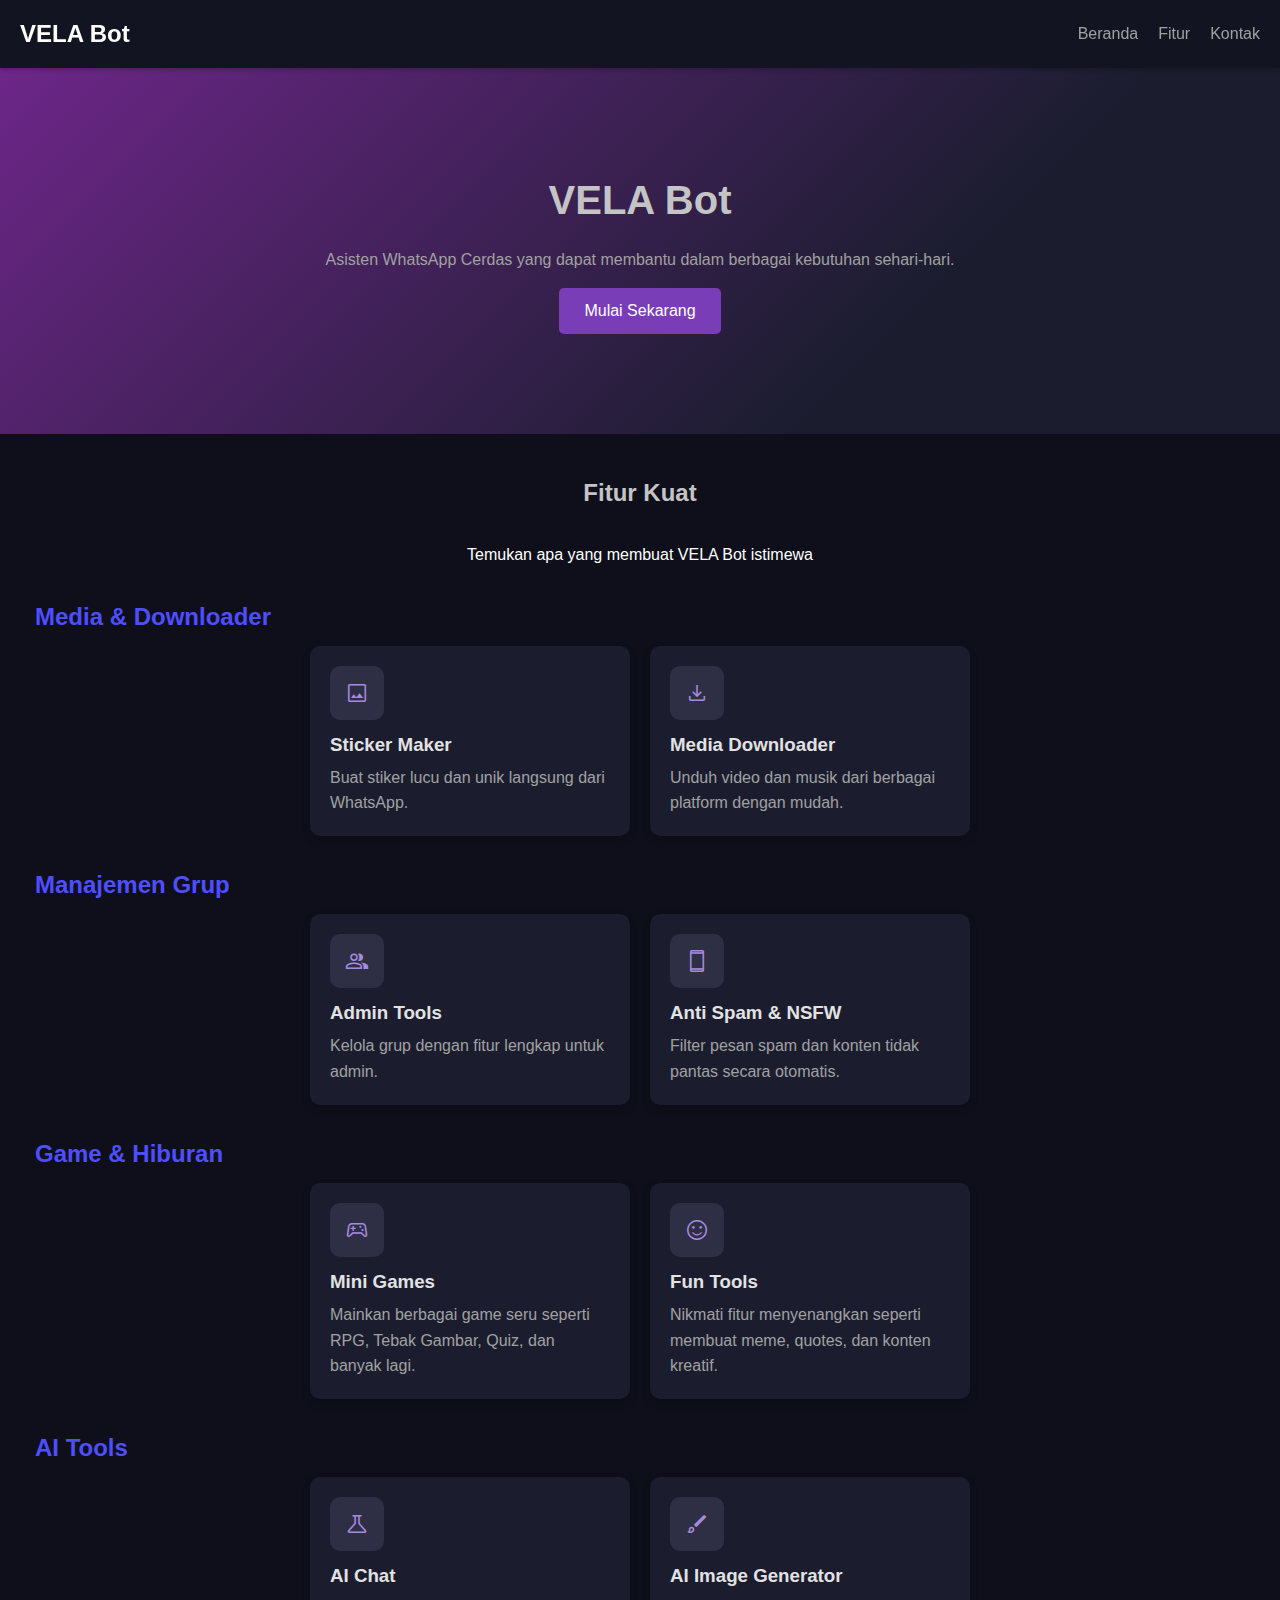
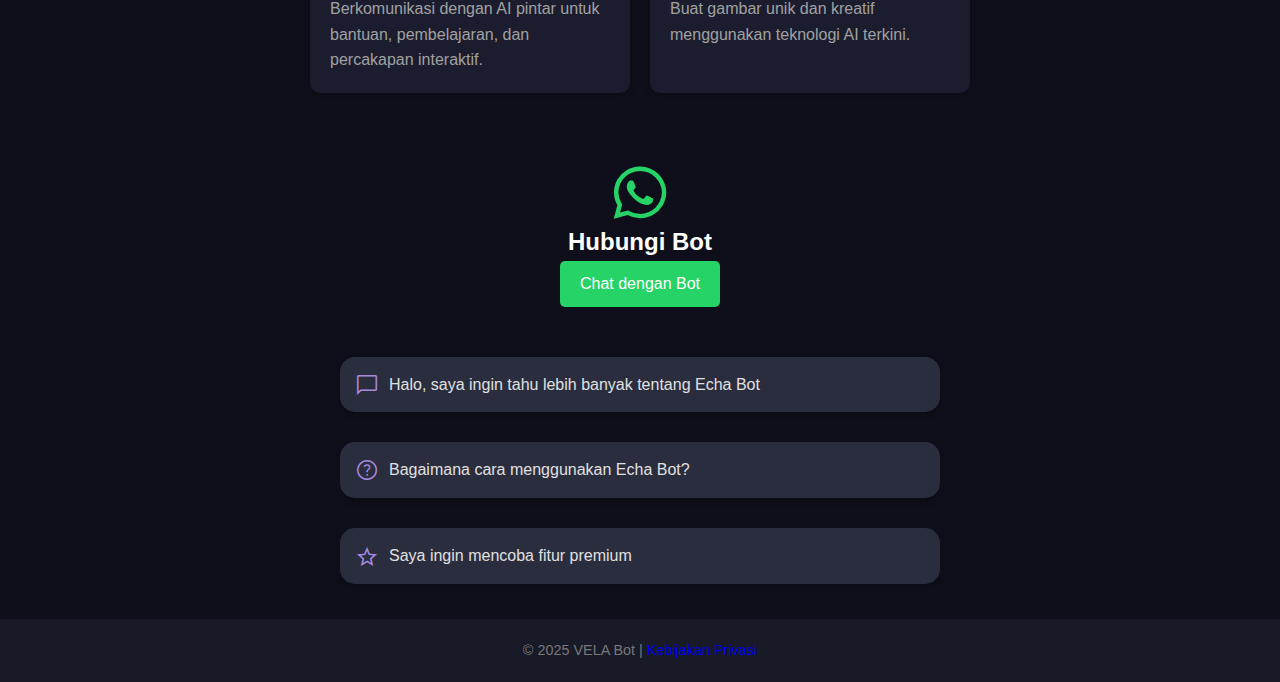
<file: index.html>
<!DOCTYPE html>
<html lang="id">
<head>
    <meta charset="UTF-8">
    <meta name="viewport" content="width=device-width, initial-scale=1.0">
    <title>VELA Bot - Asisten WhatsApp Cerdas</title>
    
    <!-- Font Awesome untuk Logo WhatsApp -->
    <link rel="stylesheet" href="https://cdnjs.cloudflare.com/ajax/libs/font-awesome/6.0.0-beta3/css/all.min.css">
    
    <!-- Google Fonts Material Symbols -->
    <link rel="stylesheet" href="https://fonts.googleapis.com/css2?family=Material+Symbols+Outlined" />
    
    <!-- CSS -->
    <link rel="stylesheet" href="style.css">
</head>
<body>

    <!-- Navbar -->
    <nav class="navbar" id="navbar">
        <h2 class="logo">VELA Bot</h2>
        <ul>
            <li><a href="#navbar">Beranda</a></li>
            <li><a href="#fitur-kuat">Fitur</a></li>
            <li><a href="#start-now">Kontak</a></li>
        </ul>
    </nav>

    <!-- Hero Section -->
    <section class="hero">
        <h1>VELA Bot</h1>
        <p>Asisten WhatsApp Cerdas yang dapat membantu dalam berbagai kebutuhan sehari-hari.</p>
        <a href="#start-now" class="btn">Mulai Sekarang</a>
    </section>

    <!-- Fitur Kuat -->
    <section class="fitur" id="fitur-kuat">
        <h2>Fitur Kuat</h2>
        <p>Temukan apa yang membuat VELA Bot istimewa</p>

        <!-- Media & Downloader -->
        <h3 class="section-title">Media & Downloader</h3>
        <div class="card-container">
            <div class="card">
                <div class="icon">
                    <span class="material-symbols-outlined">image</span>
                </div>
                <h3>Sticker Maker</h3>
                <p>Buat stiker lucu dan unik langsung dari WhatsApp.</p>
            </div>
            <div class="card">
                <div class="icon">
                    <span class="material-symbols-outlined">download</span>
                </div>
                <h3>Media Downloader</h3>
                <p>Unduh video dan musik dari berbagai platform dengan mudah.</p>
            </div>
        </div>

        <!-- Manajemen Grup -->
        <h3 class="section-title">Manajemen Grup</h3>
        <div class="card-container">
            <div class="card">
                <div class="icon">
                    <span class="material-symbols-outlined">group</span>
                </div>
                <h3>Admin Tools</h3>
                <p>Kelola grup dengan fitur lengkap untuk admin.</p>
            </div>
            <div class="card">
                <div class="icon">
                    <span class="material-symbols-outlined">smartphone</span>
                </div>
                <h3>Anti Spam & NSFW</h3>
                <p>Filter pesan spam dan konten tidak pantas secara otomatis.</p>
            </div>
        </div>

        <!-- Game & Hiburan -->
        <h3 class="section-title">Game & Hiburan</h3>
        <div class="card-container">
            <div class="card">
                <div class="icon">
                    <span class="material-symbols-outlined">sports_esports</span>
                </div>
                <h3>Mini Games</h3>
                <p>Mainkan berbagai game seru seperti RPG, Tebak Gambar, Quiz, dan banyak lagi.</p>
            </div>
            <div class="card">
                <div class="icon">
                    <span class="material-symbols-outlined">sentiment_satisfied</span>
                </div>
                <h3>Fun Tools</h3>
                <p>Nikmati fitur menyenangkan seperti membuat meme, quotes, dan konten kreatif.</p>
            </div>
        </div>

        <!-- AI Tools -->
        <h3 class="section-title">AI Tools</h3>
        <div class="card-container">
            <div class="card">
                <div class="icon">
                    <span class="material-symbols-outlined">science</span>
                </div>
                <h3>AI Chat</h3>
                <p>Berkomunikasi dengan AI pintar untuk bantuan, pembelajaran, dan percakapan interaktif.</p>
            </div>
            <div class="card">
                <div class="icon">
                    <span class="material-symbols-outlined">brush</span>
                </div>
                <h3>AI Image Generator</h3>
                <p>Buat gambar unik dan kreatif menggunakan teknologi AI terkini.</p>
            </div>
        </div>
    </section>

    <!-- Mulai Sekarang -->
    <section class="start-now" id="start-now">
        <div class="whatsapp-logo">
            <i class="fab fa-whatsapp"></i>
        </div>
        <h2>Hubungi Bot</h2>
        <a href="https://wa.link/6nl466" class="btn-whatsapp">Chat dengan Bot</a>
    </section>
   <div class="question-list">
    <div class="question-item">
        <a href="https://wa.link/6nl466" class="question-link">
            <span class="material-symbols-outlined chat-icon">chat_bubble</span>
            <span>Halo, saya ingin tahu lebih banyak tentang Echa Bot</span>
        </a>
    </div>
    <div class="question-item">
        <a href="https://wa.link/6nl466" class="question-link">
            <span class="material-symbols-outlined question-icon">help</span>
            <span>Bagaimana cara menggunakan Echa Bot?</span>
        </a>
    </div>
    <div class="question-item">
        <a href="https://contoh-link-3.com" class="question-link">
            <span class="material-symbols-outlined star-icon">star</span>
            <span>Saya ingin mencoba fitur premium</span>
        </a>
    </div>
</div>

    <!-- Footer -->
    <footer class="footer">
        &copy; 2025 VELA Bot | <a href="privacy.html">Kebijakan Privasi</a>
    </footer>

    <!-- Tombol Kembali ke Atas -->
    <a href="#navbar" class="back-to-top" id="backToTop">
        <span class="material-symbols-outlined">arrow_drop_up</span>
    </a>

    <!-- Script Smooth Scroll -->
    <script>
        document.querySelectorAll('a[href^="#"]').forEach(anchor => {
            anchor.addEventListener('click', function (e) {
                e.preventDefault();
                const targetId = this.getAttribute('href');
                const target = document.querySelector(targetId);

                if (targetId === "#navbar") {
                    window.scrollTo({
                        top: 0,
                        behavior: 'smooth'
                    });
                } else if (target) {
                    window.scrollTo({
                        top: target.offsetTop - 50,
                        behavior: 'smooth'
                    });
                }
            });
        });

        window.addEventListener('scroll', function() {
            const backToTopButton = document.getElementById('backToTop');
            if (window.scrollY > 300) {
                backToTopButton.classList.add('show');
            } else {
                backToTopButton.classList.remove('show');
            }
        });
    </script>
</body>
</html>
</file>
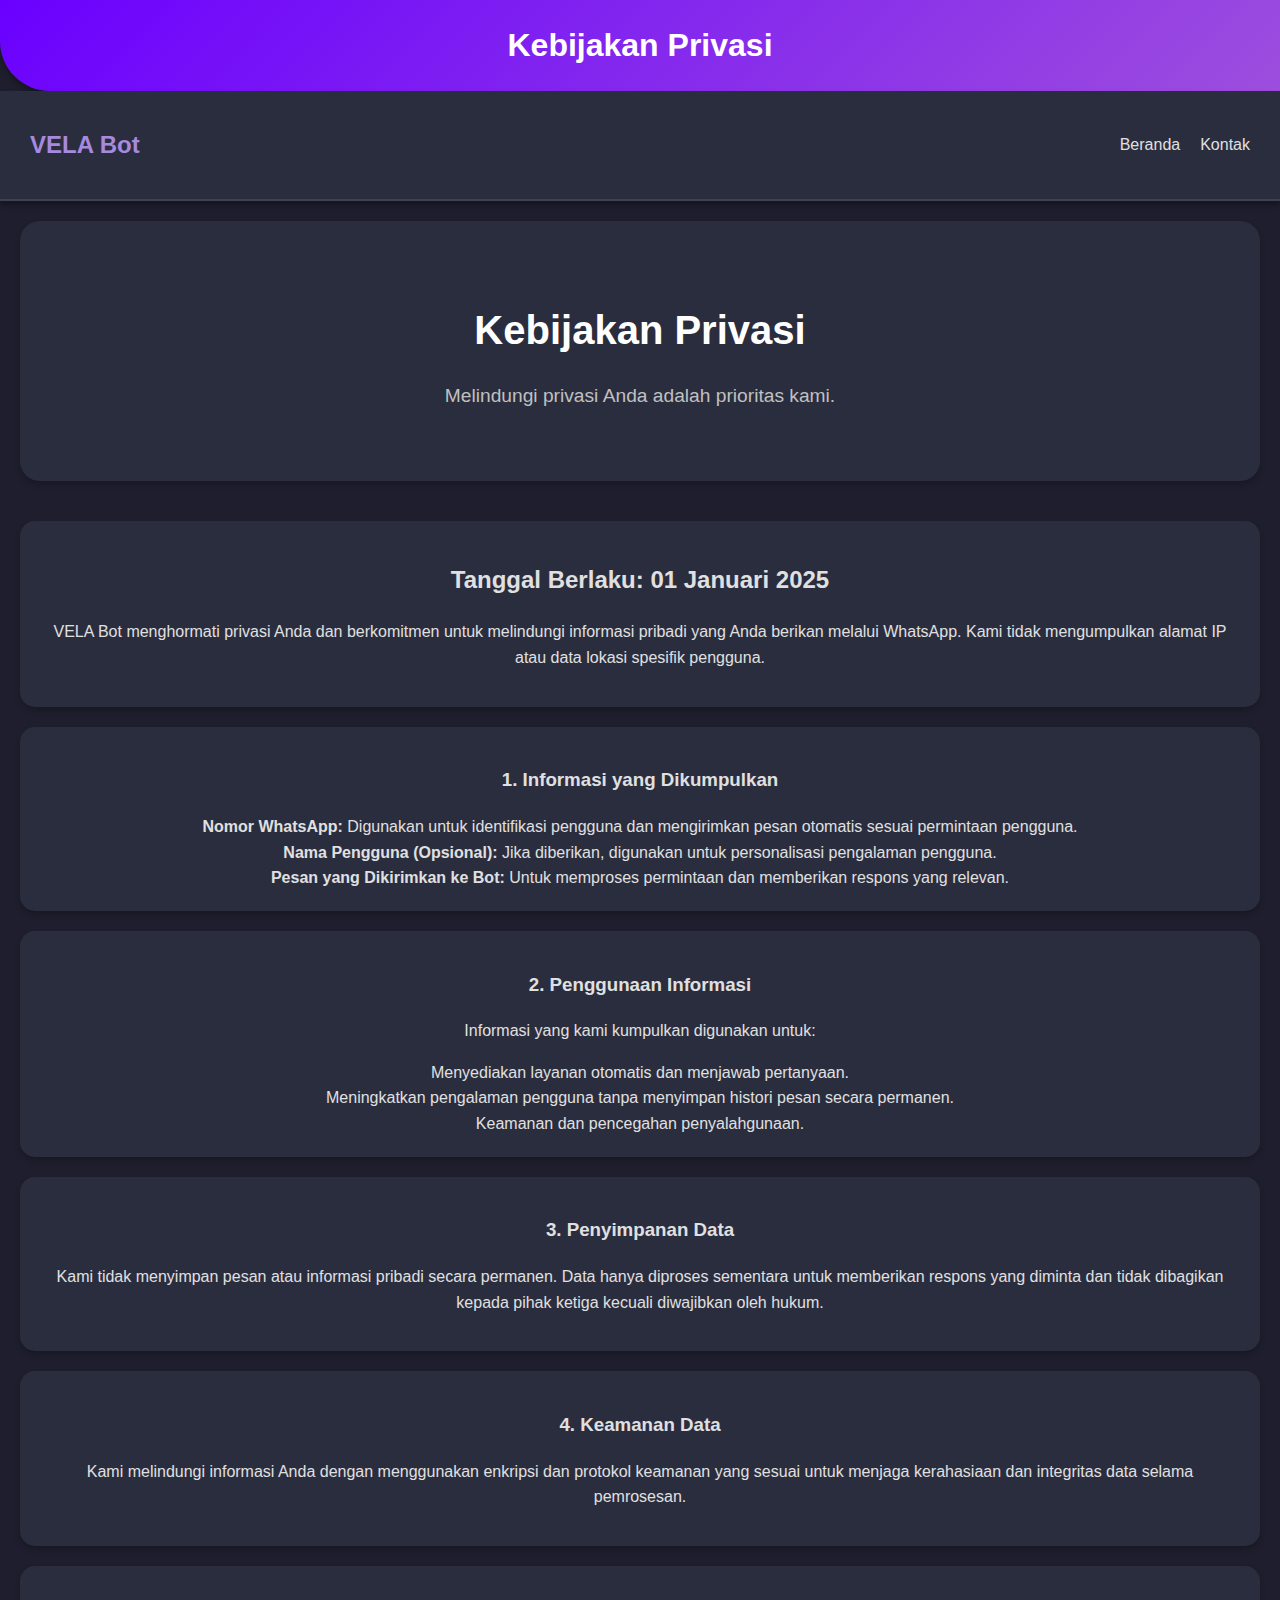
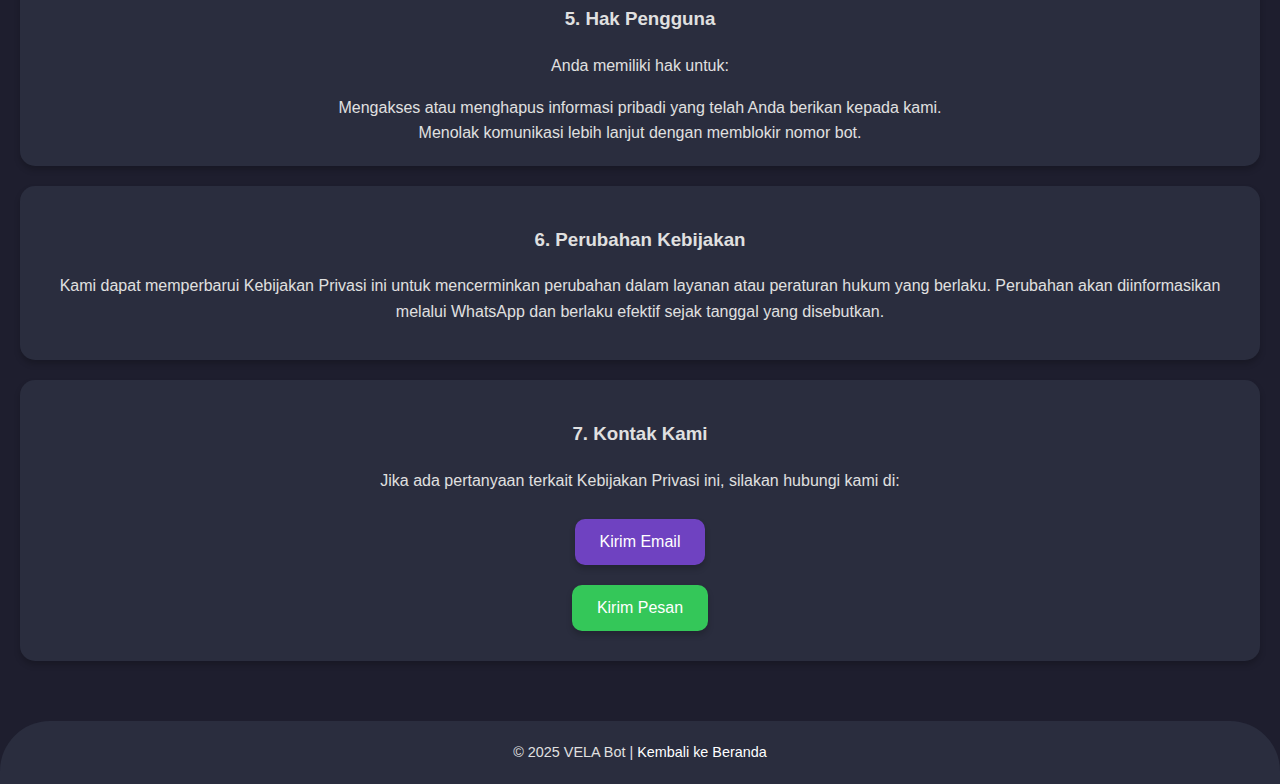
<file: privacy.html>
<!DOCTYPE html>
<html lang="id">
<head>
    <meta charset="UTF-8">
    <meta name="viewport" content="width=device-width, initial-scale=1.0">
    <title>Kebijakan Privasi - VELA Bot</title>
    <link rel="stylesheet" href="privacy.css">
    <!-- Material Icons -->
    <link href="https://fonts.googleapis.com/icon?family=Material+Icons+Outlined" rel="stylesheet">
</head>
<body>

    <!-- Header Ungu di Pojok Atas -->
    <header class="header-ungu">
        <h1 class="judul-header">Kebijakan Privasi</h1>
    </header>

    <!-- Navbar -->
    <nav class="navbar">
        <h2 class="logo">VELA Bot</h2>
        <ul>
            <li><a href="index.html">Beranda</a></li>
            <li><a href="#kontak">Kontak</a></li>
        </ul>
    </nav>

    <!-- Hero Section -->
    <section class="hero">
        <h1>Kebijakan Privasi</h1>
        <p>Melindungi privasi Anda adalah prioritas kami.</p>
    </section>

    <!-- Konten Kebijakan Privasi -->
    <section class="content">
        <div class="content-box">
            <h2>Tanggal Berlaku: 01 Januari 2025</h2>
            <p>VELA Bot menghormati privasi Anda dan berkomitmen untuk melindungi informasi pribadi yang Anda berikan melalui WhatsApp. Kami tidak mengumpulkan alamat IP atau data lokasi spesifik pengguna.</p>
        </div>

        <div class="content-box">
            <h3>1. Informasi yang Dikumpulkan</h3>
            <ul>
                <li><strong>Nomor WhatsApp:</strong> Digunakan untuk identifikasi pengguna dan mengirimkan pesan otomatis sesuai permintaan pengguna.</li>
                <li><strong>Nama Pengguna (Opsional):</strong> Jika diberikan, digunakan untuk personalisasi pengalaman pengguna.</li>
                <li><strong>Pesan yang Dikirimkan ke Bot:</strong> Untuk memproses permintaan dan memberikan respons yang relevan.</li>
            </ul>
        </div>

        <div class="content-box">
            <h3>2. Penggunaan Informasi</h3>
            <p>Informasi yang kami kumpulkan digunakan untuk:</p>
            <ul>
                <li>Menyediakan layanan otomatis dan menjawab pertanyaan.</li>
                <li>Meningkatkan pengalaman pengguna tanpa menyimpan histori pesan secara permanen.</li>
                <li>Keamanan dan pencegahan penyalahgunaan.</li>
            </ul>
        </div>

        <div class="content-box">
            <h3>3. Penyimpanan Data</h3>
            <p>Kami tidak menyimpan pesan atau informasi pribadi secara permanen. Data hanya diproses sementara untuk memberikan respons yang diminta dan tidak dibagikan kepada pihak ketiga kecuali diwajibkan oleh hukum.</p>
        </div>

        <div class="content-box">
            <h3>4. Keamanan Data</h3>
            <p>Kami melindungi informasi Anda dengan menggunakan enkripsi dan protokol keamanan yang sesuai untuk menjaga kerahasiaan dan integritas data selama pemrosesan.</p>
        </div>

        <div class="content-box">
            <h3>5. Hak Pengguna</h3>
            <p>Anda memiliki hak untuk:</p>
            <ul>
                <li>Mengakses atau menghapus informasi pribadi yang telah Anda berikan kepada kami.</li>
                <li>Menolak komunikasi lebih lanjut dengan memblokir nomor bot.</li>
            </ul>
        </div>

        <div class="content-box">
            <h3>6. Perubahan Kebijakan</h3>
            <p>Kami dapat memperbarui Kebijakan Privasi ini untuk mencerminkan perubahan dalam layanan atau peraturan hukum yang berlaku. Perubahan akan diinformasikan melalui WhatsApp dan berlaku efektif sejak tanggal yang disebutkan.</p>
        </div>

        <div class="content-box" id="kontak">
            <h3>7. Kontak Kami</h3>
            <p>Jika ada pertanyaan terkait Kebijakan Privasi ini, silakan hubungi kami di:</p>
            <ul>
                <li>
                    <!-- Tombol Kirim Email -->
                    <a href="mailto:zeen.1037a@gmail.com" class="btn-email">Kirim Email</a>
                </li>
                <li>
                    <!-- Tombol WhatsApp -->
                    <a href="https://wa.me/6281226448082" class="btn-pesan">Kirim Pesan</a>
                </li>
            </ul>
        </div>
    </section>

    <!-- Footer -->
    <footer class="footer">
        &copy; 2025 VELA Bot | <a href="index.html">Kembali ke Beranda</a>
    </footer>
</body>
</html>
</file>
<file: privacy.css>
/* Warna dan Font */
html {
    scroll-behavior: smooth;
}

body {
    background-color: #1E1E2E;
    color: #E0E0E0;
    font-family: 'Arial', sans-serif;
    margin: 0;
    padding: 0;
    line-height: 1.6;
}

/* Header Ungu di Pojok Atas */
.header-ungu {
    background: linear-gradient(135deg, #6A00FF, #9D4EDD);
    padding: 20px;
    border-bottom-left-radius: 50px;
    box-shadow: 0 4px 6px rgba(0, 0, 0, 0.3);
    text-align: center;
}

.judul-header {
    color: #FFFFFF;
    margin: 0;
    font-size: 2em;
    font-weight: bold;
}

/* Navbar */
.navbar {
    display: flex;
    justify-content: space-between;
    align-items: center;
    padding: 15px 30px;
    background-color: #2A2D3E;
    box-shadow: 0 4px 6px rgba(0, 0, 0, 0.3);
    border-bottom: 2px solid rgba(255, 255, 255, 0.1);
}

.logo {
    color: #a78adf;
    font-size: 1.5em;
    font-weight: bold;
    text-decoration: none;
}

.navbar ul {
    list-style: none;
    display: flex;
    gap: 20px;
    margin: 0;
    padding: 0;
}

.navbar ul li {
    display: inline;
}

.navbar ul li a {
    color: #E0E0E0;
    text-decoration: none;
    transition: color 0.3s;
    font-weight: 500;
}

.navbar ul li a:hover {
    color: #a78adf;
}

/* Hero Section */
.hero {
    text-align: center;
    padding: 50px 20px;
    background-color: #2A2D3E;
    border-radius: 20px;
    margin: 20px;
    box-shadow: 0 4px 6px rgba(0, 0, 0, 0.2);
    color: #FFF;
}

.hero h1 {
    font-size: 2.5em;
    margin-bottom: 10px;
}

.hero p {
    font-size: 1.2em;
    color: #C0C0C0;
}

/* Konten Kebijakan Privasi */
.content {
    padding: 20px;
}

.content-box {
    background-color: #2A2D3E;
    border-radius: 15px;
    padding: 20px;
    margin-bottom: 20px;
    box-shadow: 0 4px 6px rgba(0, 0, 0, 0.2);
    transition: transform 0.3s, box-shadow 0.3s, background-color 0.3s;
    text-align: center;
}

/* Hover Transparan */
.content-box:hover {
    transform: translateY(-5px);
    box-shadow: 0 8px 15px rgba(0, 0, 0, 0.3);
    background-color: rgba(42, 45, 62, 0.9);
}

/* Tombol Kirim Email dan Pesan */
.btn-email, .btn-pesan {
    color: #fff;
    padding: 10px 25px;
    border: none;
    border-radius: 10px;
    display: inline-block;
    cursor: pointer;
    transition: transform 0.2s, box-shadow 0.2s;
    box-shadow: 0 4px 6px rgba(0, 0, 0, 0.2);
    text-decoration: none;
    font-size: 1em;
    margin: 10px 0;
}

.btn-email {
    background-color: #6F42C1;
}

.btn-email:hover {
    background-color: #5B32A3;
    transform: translateY(-3px);
}

.btn-pesan {
    background-color: #34C759;
}

.btn-pesan:hover {
    background-color: #2DAA4C;
    transform: translateY(-3px);
}

/* Footer */
.footer {
    text-align: center;
    padding: 20px;
    background-color: #2A2D3E;
    color: #E0E0E0;
    border-top-left-radius: 50px;
    border-top-right-radius: 50px;
    margin-top: 20px;
    font-size: 0.9em;
}

/* Align Center */
.text-center {
    text-align: center;
}
.content-box ul {
    list-style: none;
    padding: 0;
    margin: 0;
}
.footer a {
    color: #ffff; /* Ganti dengan kode warna yang diinginkan */
    text-decoration: none;
    transition: color 0.3s;
}

.footer a:hover {
    color: #E0E0E0; /* Warna saat di-hover */
}

/* Tombol Kembali ke Atas */
.back-to-top {
    position: fixed;
    bottom: 30px;
    right: 30px;
    background-color: #6A00FF;
    color: #fff;
    padding: 10px 15px;
    border-radius: 50%;
    box-shadow: 0 4px 6px rgba(0, 0, 0, 0.3);
    text-align: center;
    cursor: pointer;
    transition: background-color 0.3s, transform 0.3s;
    display: none; /* Awalnya disembunyikan */
    z-index: 99;
}

.back-to-top:hover {
    background-color: #9D4EDD;
    transform: translateY(-5px);
}
</file>
<file: style.css>
/* =========================================
   1. RESET DAN DASAR
========================================= */
html {
    scroll-behavior: smooth;
}

body, h1, h2, h3, p, ul, li, a {
    margin: 0;
    padding: 0;
    text-decoration: none;
    list-style: none;
    box-sizing: border-box;
    font-family: Arial, sans-serif;
}

body {
    background-color: #0e0f1a;
    color: #ffffff;
    line-height: 1.6;
}

/* =========================================
   2. NAVBAR (Menu Navigasi)
========================================= */
.navbar {
    background-color: rgba(24, 26, 40, 0.5); /* Lebih transparan */
    box-shadow: 0 2px 4px rgba(0, 0, 0, 0.2); /* Bayangan halus */
    padding: 15px 20px;
    display: flex;
    justify-content: space-between;
    align-items: center;
    position: sticky;
    top: 0;
    z-index: 1000;
    backdrop-filter: blur(10px); /* Efek blur */
}

.navbar .logo {
    color: #ffffff;
    font-weight: bold;
}

.navbar ul {
    display: flex;
}

.navbar ul li {
    margin-left: 20px;
}

.navbar ul li a {
    color: #a1a1a1;
    transition: color 0.3s;
    cursor: pointer;
}

/* Hover Transparan pada Menu Navigasi */
.navbar ul li a:hover {
    background-color: rgba(255, 255, 255, 0.00); /* Warna smoke transparan */
    border-radius: 5px;
    transition: background-color 0.3s ease;
    color: #7a3db8;
}

/* =========================================
   3. HERO SECTION (Bagian Utama)
========================================= */
.hero {
    text-align: center;
    padding: 100px 20px;
    background: linear-gradient(135deg, rgba(163, 44, 196, 0.6) 0%, transparent 70%), #1b1d2f;
}

.hero h1 {
    font-size: 2.5em;
    color: #c4c4c4;
}

.hero p {
    color: #a1a1a1;
    margin: 15px 0;
}

.btn {
    display: inline-block;
    background-color: #7a3db8;
    color: #fff;
    padding: 10px 25px;
    border-radius: 5px;
    transition: background 0.3s;
}

.btn:hover {
    background-color: #5c2c8c;
}

/* =========================================
   4. FITUR SECTION (Fitur Utama)
========================================= */
.fitur {
    padding: 40px 35px;
    text-align: center;
}

.fitur h2 {
    text-align: center;
    color: #c4c4c4;
    margin-bottom: 30px;
}

.section-title {
    font-size: 24px;
    color: #4e4eff;
    margin-bottom: 10px;
    margin-top: 30px;
    text-align: left;
    font-weight: bold;
}

/* Memberikan jarak dengan card di atasnya */
.manajemen h2,
.ai-tools h2,
.game-hiburan h2 {
    text-align: left;
    margin-left: 0;
    padding-left: 20px;
    margin-top: 40px;
    color: white;
}

.card-container {
    display: flex;
    flex-wrap: wrap;
    justify-content: center;
    gap: 20px;
}

.card {
    background-color: #1b1d2f;
    border-radius: 10px;
    padding: 20px;
    width: 280px;
    text-align: left;
    transition: transform 0.3s;
    box-shadow: 0 4px 8px rgba(0, 0, 0, 0.2);
}

.card:hover {
    transform: scale(1.05);
}

.card .icon {
    display: inline-flex;
    justify-content: center;
    align-items: center;
    background-color: #2e2f44;
    color: #a78adf;
    padding: 15px;
    border-radius: 10px;
    font-size: 2.5em;
    margin-bottom: 10px;
}

.card h3 {
    color: #e2e2e2;
    margin-bottom: 5px;
}

.card p {
    color: #a1a1a1;
}

/* =========================================
   5. START NOW (Bagian Ajak Mulai)
========================================= */
.start-now {
    text-align: center;
    padding: 30px 20px;
}

.btn-whatsapp {
    background-color: #25d366;
    color: #fff;
    padding: 10px 20px;
    border-radius: 5px;
    display: inline-block;
    transition: background 0.3s;
}
.whatsapp-logo i {
    font-size: 60px;
    color: #25D366;
}

.btn-whatsapp:hover {
    background-color: #20b359;
}

/* =========================================
   6. FOOTER (Bagian Bawah)
========================================= */
.footer {
    text-align: center;
    padding: 20px;
    background-color: #181a28;
    color: #777;
    font-size: 0.9em;
}

/* =========================================
   7. TOMBOL KEMBALI KE ATAS
========================================= */
.back-to-top {
    position: fixed;
    bottom: 30px;
    right: 30px;
    background-color: #7a3db8;
    color: white;
    width: 50px;
    height: 50px;
    border-radius: 50%;
    display: flex;
    justify-content: center;
    align-items: center;
    font-size: 28px;
    text-decoration: none;
    box-shadow: 0 4px 8px rgba(0, 0, 0, 0.2);
    transition: opacity 0.3s, transform 0.3s;
    opacity: 0;
    visibility: hidden;
    transform: translateY(50px);
    z-index: 1000;
}

.back-to-top.show {
    opacity: 1;
    visibility: visible;
    transform: translateY(0);
}

.back-to-top:hover {
    background-color: #5c2c8c;
    box-shadow: 0 6px 12px rgba(0, 0, 0, 0.3);
    transform: scale(1.1);
}

/* =========================================
   8. MATERIAL SYMBOL (Ikon Material)
========================================= */
.material-symbols-outlined {
    font-variation-settings:
        'FILL' 0,
        'wght' 400,
        'GRAD' 0,
        'opsz' 48;
}

/* =========================================
   9. PERTANYAAN
========================================= */
.question-list {
    margin: 20px auto;
    padding: 0 20px;
    max-width: 600px;
    display: flex;
    flex-direction: column;
    gap: 15px;
}

.question-item {
    background-color: #2A2D3E;
    border-radius: 15px;
    padding: 15px;
    margin-bottom: 15px;
    box-shadow: 0 4px 6px rgba(0, 0, 0, 0.2);
    transition: transform 0.2s, box-shadow 0.2s;
}

.question-item:hover {
    transform: translateY(-5px);
    box-shadow: 0 8px 15px rgba(0, 0, 0, 0.3);
}

.question-link {
    text-decoration: none;
    color: #E0E0E0;
    display: flex;
    align-items: center;
    gap: 10px;
    width: 100%;
    height: 100%;
}

.question-link:hover {
    color: #a78adf;
}

.material-symbols-outlined {
    font-size: 24px;
    color: #a78adf;
}
</file>
